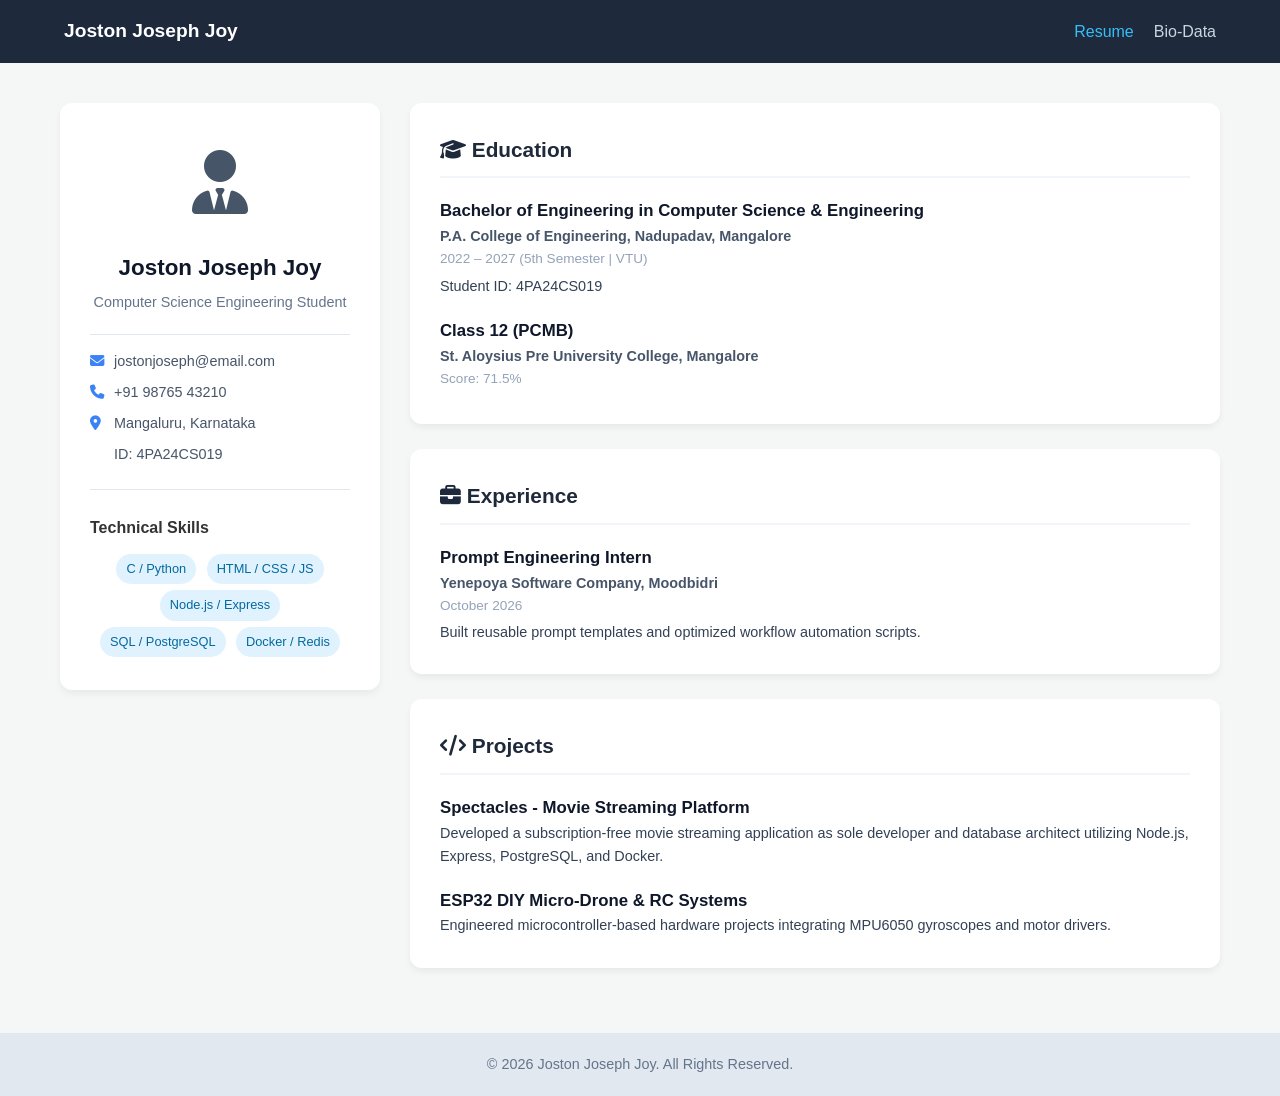
<file: index.html>
<!DOCTYPE html>
<html lang="en">
<head>
    <meta charset="UTF-8">
    <meta name="viewport" content="width=device-width, initial-scale=1.0">
    <title>Joston Joseph Joy - Resume</title>
    <link rel="stylesheet" href="style.css">
    <link rel="stylesheet" href="https://cdnjs.cloudflare.com/ajax/libs/font-awesome/6.4.0/css/all.min.css">
</head>
<body>
    <header>
        <nav class="navbar">
            <div class="logo">Joston Joseph Joy</div>
            <ul class="nav-links">
                <li><a href="index.html" class="active">Resume</a></li>
                <li><a href="biodata.html">Bio-Data</a></li>
            </ul>
        </nav>
    </header>

    <main class="container">
        <!-- Sidebar / Personal Info -->
        <aside class="sidebar">
            <div class="profile-img">
                <i class="fa-solid fa-user-tie"></i>
            </div>
            <h1>Joston Joseph Joy</h1>
            <p class="title">Computer Science Engineering Student</p>
            
            <div class="contact-info">
                <p><i class="fa-solid fa-envelope"></i> jostonjoseph@email.com</p>
                <p><i class="fa-solid fa-phone"></i> +91 98765 43210</p>
                <p><i class="fa-solid fa-location-dot"></i> Mangaluru, Karnataka</p>
                <p><i class="fa-solid id-card"></i> ID: 4PA24CS019</p>
            </div>

            <div class="skills-section">
                <h3>Technical Skills</h3>
                <span class="tag">C / Python</span>
                <span class="tag">HTML / CSS / JS</span>
                <span class="tag">Node.js / Express</span>
                <span class="tag">SQL / PostgreSQL</span>
                <span class="tag">Docker / Redis</span>
            </div>
        </aside>

        <!-- Main Content Area -->
        <section class="content">
            <div class="card">
                <h2><i class="fa-solid fa-graduation-cap"></i> Education</h2>
                <div class="timeline-item">
                    <h4>Bachelor of Engineering in Computer Science & Engineering</h4>
                    <p class="institution">P.A. College of Engineering, Nadupadav, Mangalore</p>
                    <p class="date">2022 – 2027 (5th Semester | VTU)</p>
                    <p class="details">Student ID: 4PA24CS019</p>
                </div>
                <div class="timeline-item">
                    <h4>Class 12 (PCMB)</h4>
                    <p class="institution">St. Aloysius Pre University College, Mangalore</p>
                    <p class="date">Score: 71.5%</p>
                </div>
            </div>

            <div class="card">
                <h2><i class="fa-solid fa-briefcase"></i> Experience</h2>
                <div class="timeline-item">
                    <h4>Prompt Engineering Intern</h4>
                    <p class="institution">Yenepoya Software Company, Moodbidri</p>
                    <p class="date">October 2026</p>
                    <p class="details">Built reusable prompt templates and optimized workflow automation scripts.</p>
                </div>
            </div>

            <div class="card">
                <h2><i class="fa-solid fa-code"></i> Projects</h2>
                <div class="timeline-item">
                    <h4>Spectacles - Movie Streaming Platform</h4>
                    <p class="details">Developed a subscription-free movie streaming application as sole developer and database architect utilizing Node.js, Express, PostgreSQL, and Docker.</p>
                </div>
                <div class="timeline-item">
                    <h4>ESP32 DIY Micro-Drone & RC Systems</h4>
                    <p class="details">Engineered microcontroller-based hardware projects integrating MPU6050 gyroscopes and motor drivers.</p>
                </div>
            </div>
        </section>
    </main>

    <footer>
        <p>&copy; 2026 Joston Joseph Joy. All Rights Reserved.</p>
    </footer>
</body>
</html>
</file>
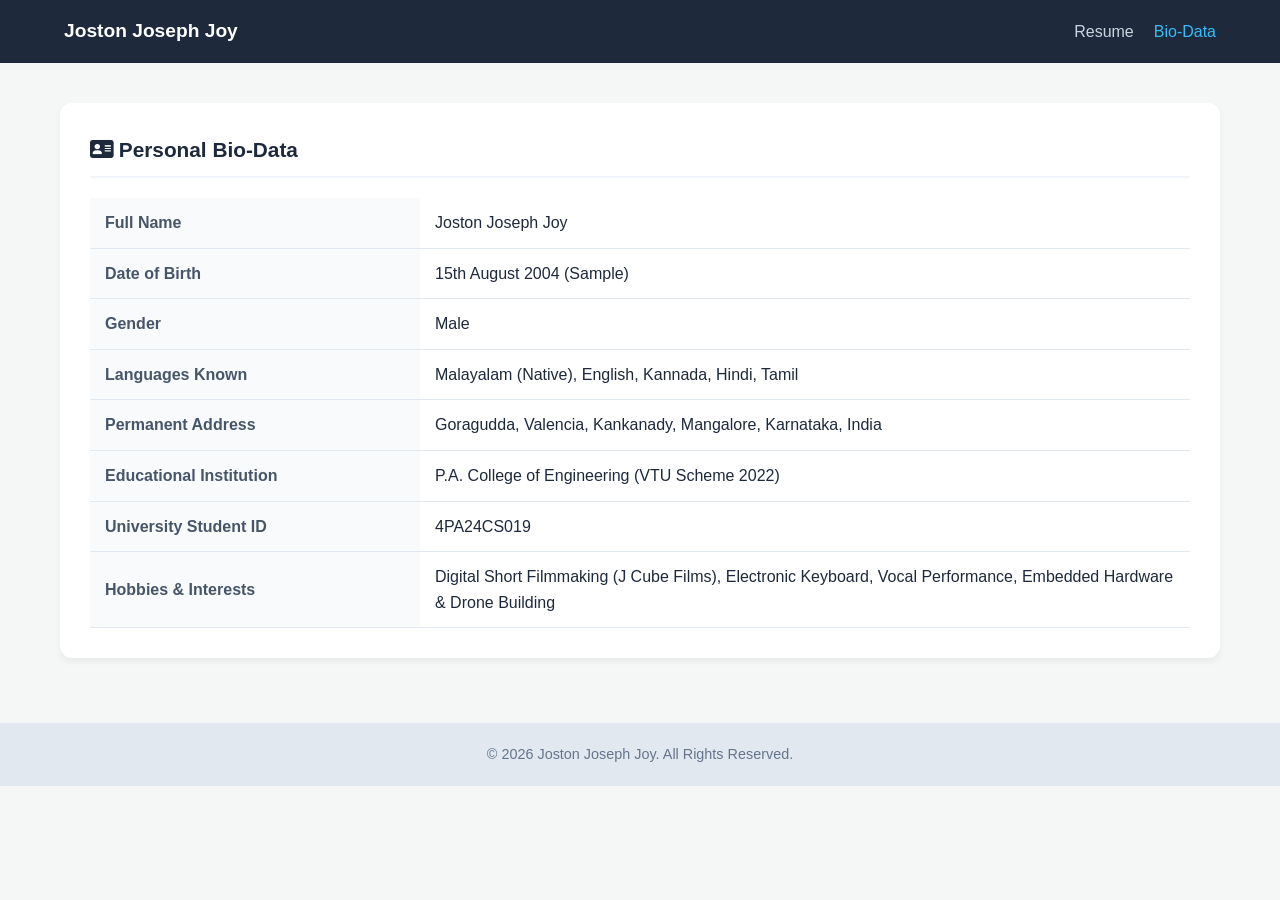
<file: biodata.html>
<!DOCTYPE html>
<html lang="en">
<head>
    <meta charset="UTF-8">
    <meta name="viewport" content="width=device-width, initial-scale=1.0">
    <title>Joston Joseph Joy - Bio-Data</title>
    <link rel="stylesheet" href="style.css">
    <link rel="stylesheet" href="https://cdnjs.cloudflare.com/ajax/libs/font-awesome/6.4.0/css/all.min.css">
</head>
<body>
    <header>
        <nav class="navbar">
            <div class="logo">Joston Joseph Joy</div>
            <ul class="nav-links">
                <li><a href="index.html">Resume</a></li>
                <li><a href="biodata.html" class="active">Bio-Data</a></li>
            </ul>
        </nav>
    </header>

    <main class="container single-column">
        <div class="card">
            <h2><i class="fa-solid fa-address-card"></i> Personal Bio-Data</h2>
            <table class="biodata-table">
                <tr>
                    <th>Full Name</th>
                    <td>Joston Joseph Joy</td>
                </tr>
                <tr>
                    <th>Date of Birth</th>
                    <td>15th August 2004 (Sample)</td>
                </tr>
                <tr>
                    <th>Gender</th>
                    <td>Male</td>
                </tr>
                <tr>
                    <th>Languages Known</th>
                    <td>Malayalam (Native), English, Kannada, Hindi, Tamil</td>
                </tr>
                <tr>
                    <th>Permanent Address</th>
                    <td>Goragudda, Valencia, Kankanady, Mangalore, Karnataka, India</td>
                </tr>
                <tr>
                    <th>Educational Institution</th>
                    <td>P.A. College of Engineering (VTU Scheme 2022)</td>
                </tr>
                <tr>
                    <th>University Student ID</th>
                    <td>4PA24CS019</td>
                </tr>
                <tr>
                    <th>Hobbies & Interests</th>
                    <td>Digital Short Filmmaking (J Cube Films), Electronic Keyboard, Vocal Performance, Embedded Hardware & Drone Building</td>
                </tr>
            </table>
        </div>
    </main>

    <footer>
        <p>&copy; 2026 Joston Joseph Joy. All Rights Reserved.</p>
    </footer>
</body>
</html>
</file>
<file: style.css>
* {
    margin: 0;
    padding: 0;
    box-sizing: border-box;
    font-family: 'Segoe UI', Tahoma, Geneva, Verdana, sans-serif;
}

body {
    background-color: #f4f7f6;
    color: #333;
    line-height: 1.6;
}

/* Navbar */
.navbar {
    display: flex;
    justify-content: space-between;
    align-items: center;
    background-color: #1e293b;
    color: #fff;
    padding: 1rem 5%;
}

.navbar .logo {
    font-size: 1.2rem;
    font-weight: bold;
}

.nav-links {
    list-style: none;
    display: flex;
    gap: 20px;
}

.nav-links a {
    color: #cbd5e1;
    text-decoration: none;
    font-weight: 500;
    transition: color 0.3s;
}

.nav-links a:hover, .nav-links a.active {
    color: #38bdf8;
}

/* Layout Containers */
.container {
    display: grid;
    grid-template-columns: 320px 1fr;
    gap: 30px;
    max-width: 1200px;
    margin: 40px auto;
    padding: 0 20px;
}

.container.single-column {
    grid-template-columns: 1fr;
}

/* Sidebar */
.sidebar {
    background: #ffffff;
    padding: 30px;
    border-radius: 12px;
    box-shadow: 0 4px 6px rgba(0,0,0,0.05);
    text-align: center;
    height: fit-content;
}

.profile-img {
    font-size: 4rem;
    color: #475569;
    margin-bottom: 15px;
}

.sidebar h1 {
    font-size: 1.4rem;
    margin-bottom: 5px;
    color: #0f172a;
}

.sidebar .title {
    color: #64748b;
    font-size: 0.9rem;
    margin-bottom: 20px;
}

.contact-info {
    text-align: left;
    font-size: 0.9rem;
    margin-bottom: 25px;
    border-top: 1px solid #e2e8f0;
    border-bottom: 1px solid #e2e8f0;
    padding: 15px 0;
}

.contact-info p {
    margin-bottom: 8px;
    color: #475569;
}

.contact-info i {
    width: 20px;
    color: #3b82f6;
}

.skills-section h3 {
    font-size: 1rem;
    margin-bottom: 10px;
    text-align: left;
}

.tag {
    display: inline-block;
    background: #e0f2fe;
    color: #0369a1;
    padding: 5px 10px;
    border-radius: 20px;
    font-size: 0.8rem;
    margin: 3px;
}

/* Content Cards */
.card {
    background: #ffffff;
    padding: 30px;
    border-radius: 12px;
    box-shadow: 0 4px 6px rgba(0,0,0,0.05);
    margin-bottom: 25px;
}

.card h2 {
    font-size: 1.3rem;
    color: #1e293b;
    margin-bottom: 20px;
    border-bottom: 2px solid #f1f5f9;
    padding-bottom: 10px;
}

.timeline-item {
    margin-bottom: 20px;
}

.timeline-item:last-child {
    margin-bottom: 0;
}

.timeline-item h4 {
    color: #0f172a;
    font-size: 1.05rem;
}

.timeline-item .institution {
    font-weight: 600;
    color: #475569;
    font-size: 0.9rem;
}

.timeline-item .date {
    font-size: 0.85rem;
    color: #94a3b8;
    margin-bottom: 5px;
}

.timeline-item .details {
    font-size: 0.9rem;
    color: #334155;
}

/* Bio-Data Table */
.biodata-table {
    width: 100%;
    border-collapse: collapse;
}

.biodata-table th, .biodata-table td {
    padding: 12px 15px;
    text-align: left;
    border-bottom: 1px solid #e2e8f0;
}

.biodata-table th {
    width: 30%;
    color: #475569;
    background-color: #f8fafc;
}

.biodata-table td {
    color: #1e293b;
}

/* Footer */
footer {
    text-align: center;
    padding: 20px;
    color: #64748b;
    font-size: 0.9rem;
    background: #e2e8f0;
    margin-top: 40px;
}

/* Responsive */
@media (max-width: 768px) {
    .container {
        grid-template-columns: 1fr;
    }
}
</file>
